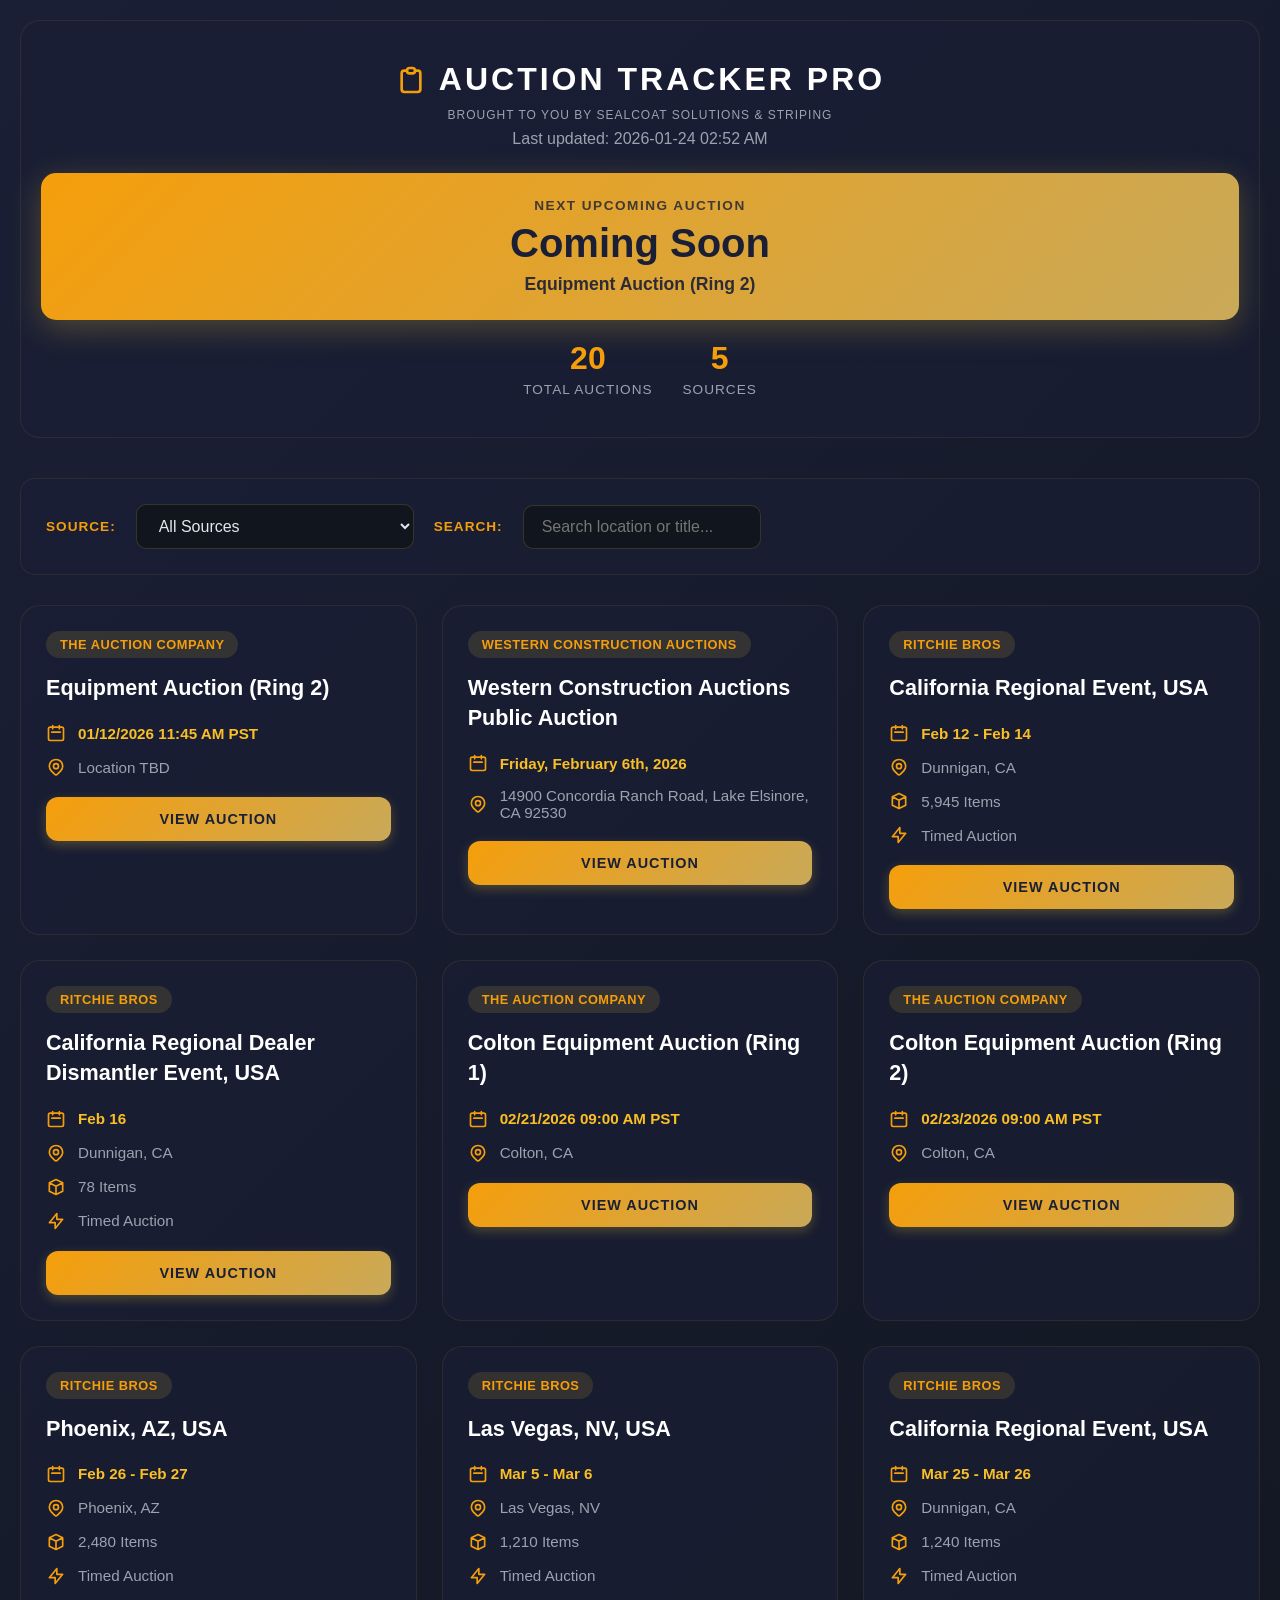
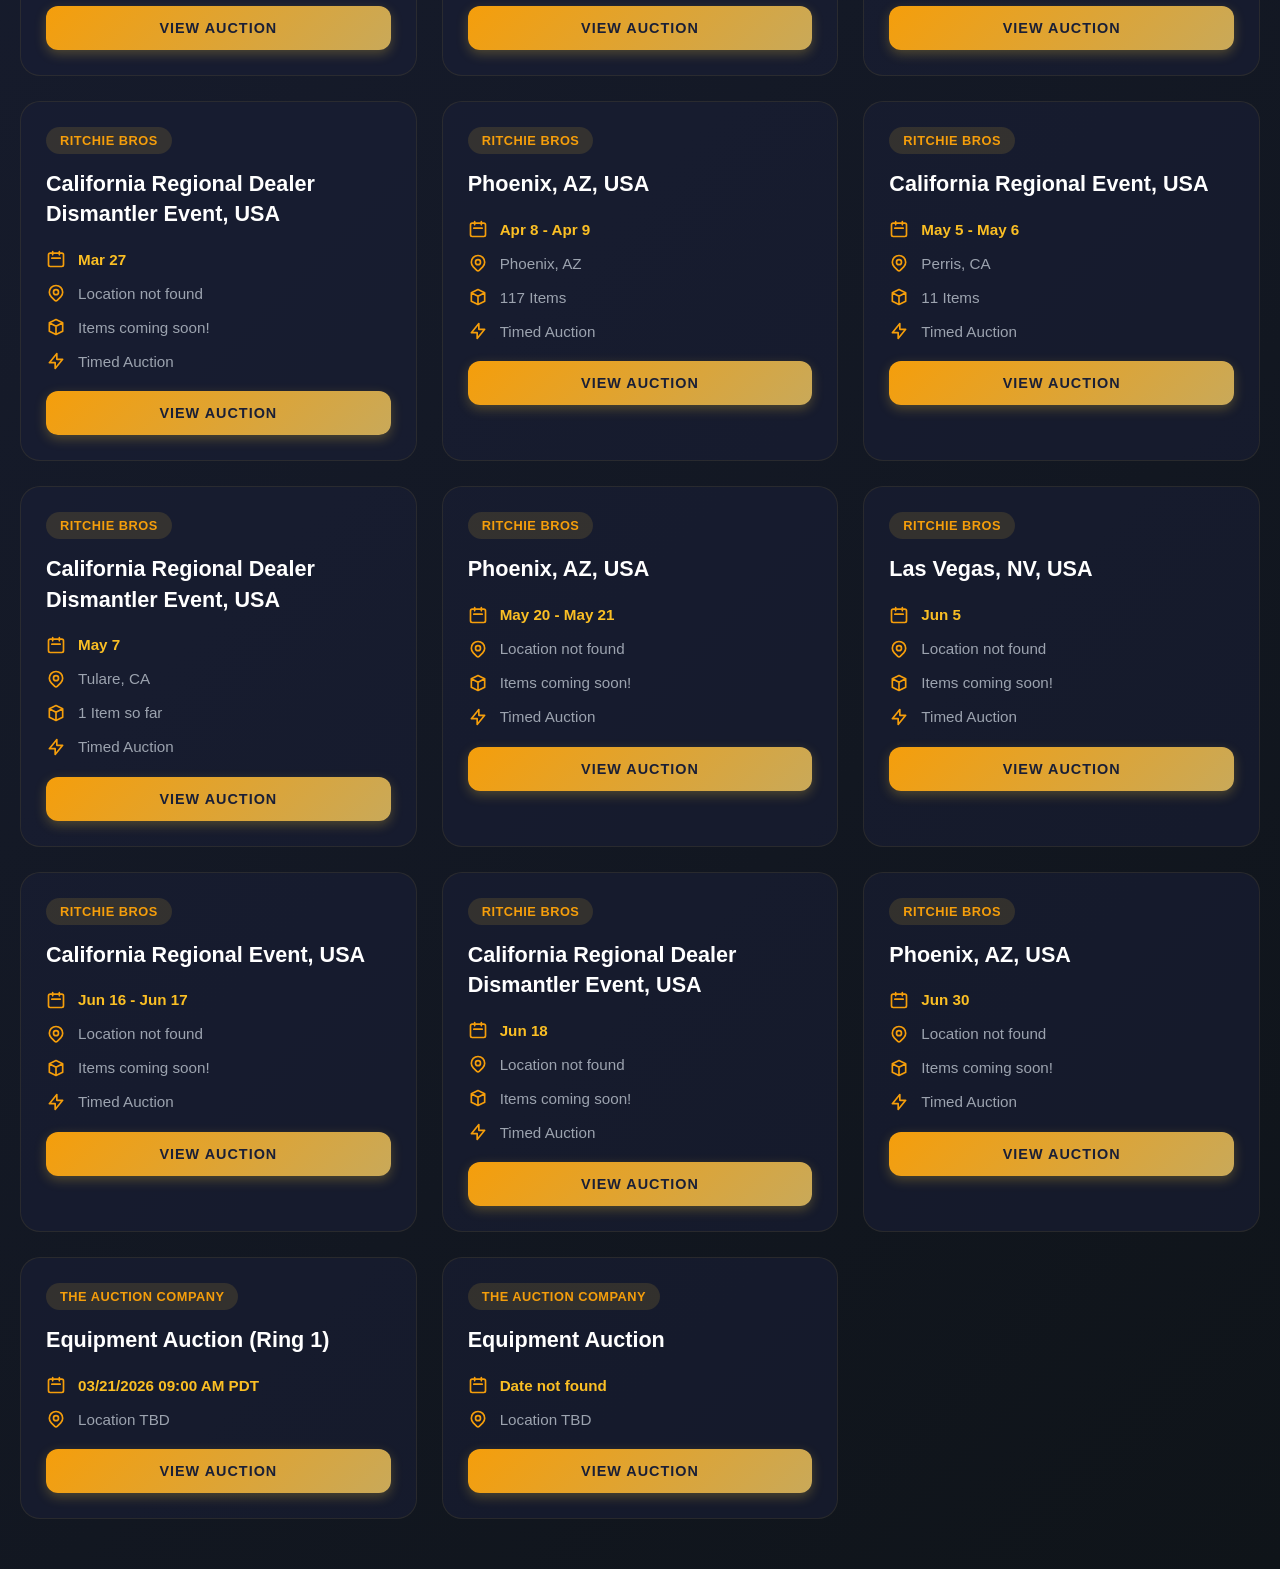
<file: index.html>
<!DOCTYPE html>
<html lang="en">
<head>
    <meta charset="UTF-8">
    <meta name="viewport" content="width=device-width, initial-scale=1.0">
    <title>Auction Tracker Pro</title>
    <style>
        * {
            margin: 0;
            padding: 0;
            box-sizing: border-box;
        }

        body {
            font-family: -apple-system, BlinkMacSystemFont, 'Segoe UI', Roboto, 'Helvetica Neue', sans-serif;
            background: linear-gradient(135deg, #1a1f36 0%, #0f1419 100%);
            color: #e4e7eb;
            padding: 20px;
            min-height: 100vh;
        }

        .container {
            max-width: 1400px;
            margin: 0 auto;
        }

        .header {
            text-align: center;
            margin-bottom: 40px;
            padding: 40px 20px;
            background: rgba(26, 31, 54, 0.6);
            border-radius: 20px;
            border: 1px solid rgba(212, 175, 55, 0.1);
        }

        .header h1 {
            font-size: 2em;
            font-weight: 700;
            color: #ffffff;
            text-transform: uppercase;
            letter-spacing: 3px;
            margin-bottom: 10px;
            display: flex;
            align-items: center;
            justify-content: center;
            gap: 12px;
        }

        .header-icon {
            width: 32px;
            height: 32px;
            color: #f59e0b;
        }

        .next-auction-banner {
            background: linear-gradient(135deg, #f59e0b 0%, #c9a959 100%);
            color: #1a1f36;
            padding: 25px;
            border-radius: 15px;
            margin-top: 25px;
            box-shadow: 0 8px 32px rgba(212, 175, 55, 0.3);
        }

        .next-auction-label {
            font-size: 0.85em;
            font-weight: 600;
            text-transform: uppercase;
            letter-spacing: 1.5px;
            opacity: 0.8;
            margin-bottom: 8px;
        }

        .next-auction-countdown {
            font-size: 2.5em;
            font-weight: 900;
            margin-bottom: 8px;
        }

        .next-auction-title {
            font-size: 1.1em;
            font-weight: 600;
            opacity: 0.9;
        }

        .stats-bar {
            display: flex;
            gap: 30px;
            justify-content: center;
            margin-top: 20px;
            flex-wrap: wrap;
        }

        .stat-item {
            text-align: center;
        }

        .stat-number {
            font-size: 2em;
            font-weight: 700;
            color: #f59e0b;
        }

        .stat-label {
            font-size: 0.85em;
            color: #9ca3af;
            text-transform: uppercase;
            letter-spacing: 1px;
            margin-top: 5px;
        }

        .filters {
            background: rgba(26, 31, 54, 0.6);
            padding: 25px;
            border-radius: 15px;
            margin-bottom: 30px;
            border: 1px solid rgba(212, 175, 55, 0.1);
        }

        .filter-group {
            display: flex;
            gap: 20px;
            flex-wrap: wrap;
            align-items: center;
        }

        .filter-group label {
            font-weight: 600;
            color: #f59e0b;
            text-transform: uppercase;
            font-size: 0.85em;
            letter-spacing: 1px;
        }

        .filter-group select,
        .filter-group input {
            padding: 12px 18px;
            background: rgba(15, 20, 25, 0.8);
            border: 1px solid rgba(212, 175, 55, 0.2);
            border-radius: 10px;
            color: #e4e7eb;
            font-size: 1em;
            outline: none;
            transition: all 0.3s;
        }

        .filter-group select:focus,
        .filter-group input:focus {
            border-color: #f59e0b;
            box-shadow: 0 0 0 3px rgba(212, 175, 55, 0.1);
        }

        .auction-grid {
            display: grid;
            grid-template-columns: repeat(auto-fill, minmax(380px, 1fr));
            gap: 25px;
            margin-bottom: 30px;
        }

        .auction-card {
            background: rgba(26, 31, 54, 0.6);
            border-radius: 20px;
            padding: 25px;
            border: 1px solid rgba(212, 175, 55, 0.1);
            transition: all 0.3s ease;
            cursor: pointer;
            position: relative;
            overflow: hidden;
        }

        .auction-card::before {
            content: '';
            position: absolute;
            top: 0;
            left: 0;
            right: 0;
            height: 4px;
            background: linear-gradient(90deg, #f59e0b, #c9a959);
            opacity: 0;
            transition: opacity 0.3s;
        }

        .auction-card:hover {
            transform: translateY(-5px);
            border-color: rgba(212, 175, 55, 0.4);
            box-shadow: 0 12px 40px rgba(212, 175, 55, 0.2);
        }

        .auction-card:hover::before {
            opacity: 1;
        }

        .auction-source {
            display: inline-block;
            background: rgba(212, 175, 55, 0.15);
            color: #f59e0b;
            padding: 6px 14px;
            border-radius: 20px;
            font-size: 0.8em;
            font-weight: 700;
            text-transform: uppercase;
            letter-spacing: 0.5px;
            margin-bottom: 15px;
        }

        .countdown-badge {
            background: linear-gradient(135deg, #ef4444 0%, #dc2626 100%);
            color: white;
            padding: 12px 20px;
            border-radius: 12px;
            font-weight: 700;
            text-align: center;
            margin-bottom: 18px;
            font-size: 1.1em;
            letter-spacing: 0.5px;
            box-shadow: 0 4px 12px rgba(239, 68, 68, 0.3);
        }

        .auction-title {
            font-size: 1.35em;
            font-weight: 700;
            color: #ffffff;
            margin-bottom: 20px;
            line-height: 1.4;
        }

        .auction-info {
            display: flex;
            flex-direction: column;
            gap: 14px;
            margin-bottom: 20px;
        }

        .info-row {
            display: flex;
            align-items: center;
            gap: 12px;
            color: #9ca3af;
            font-size: 0.95em;
        }

        .info-icon {
            width: 20px;
            height: 20px;
            color: #f59e0b;
            flex-shrink: 0;
        }

        .auction-date {
            font-weight: 600;
            color: #fbbf24;
        }

        .auction-link {
            display: block;
            background: linear-gradient(135deg, #f59e0b 0%, #c9a959 100%);
            color: #1a1f36;
            padding: 14px 28px;
            border-radius: 12px;
            text-decoration: none;
            font-weight: 700;
            text-align: center;
            transition: all 0.3s;
            text-transform: uppercase;
            letter-spacing: 1px;
            font-size: 0.9em;
            box-shadow: 0 4px 12px rgba(212, 175, 55, 0.3);
        }

        .auction-link:hover {
            transform: translateY(-2px);
            box-shadow: 0 6px 20px rgba(212, 175, 55, 0.4);
        }

        .no-results {
            text-align: center;
            padding: 80px 20px;
            background: rgba(26, 31, 54, 0.6);
            border-radius: 20px;
            border: 1px solid rgba(212, 175, 55, 0.1);
        }

        .no-results h2 {
            color: #f59e0b;
            margin-bottom: 10px;
        }

        .loading {
            text-align: center;
            padding: 80px 20px;
            color: #9ca3af;
            font-size: 1.3em;
        }

        @media (max-width: 768px) {
            .header h1 {
                font-size: 1.5em;
                letter-spacing: 2px;
            }

            .next-auction-countdown {
                font-size: 2em;
            }

            .auction-grid {
                grid-template-columns: 1fr;
            }

            .filter-group {
                flex-direction: column;
                align-items: stretch;
            }

            .filter-group select,
            .filter-group input {
                width: 100%;
            }
        }
    </style>
</head>
<body>
    <div class="container">
        <div class="header">
            <h1>
                <svg class="header-icon" fill="none" stroke="currentColor" viewBox="0 0 24 24" xmlns="http://www.w3.org/2000/svg">
                    <path stroke-linecap="round" stroke-linejoin="round" stroke-width="2" d="M9 5H7a2 2 0 00-2 2v12a2 2 0 002 2h10a2 2 0 002-2V7a2 2 0 00-2-2h-2M9 5a2 2 0 002 2h2a2 2 0 002-2M9 5a2 2 0 012-2h2a2 2 0 012 2"></path>
                </svg>
                Auction Tracker Pro
            </h1>
            <p style="color: #9ca3af; font-size: 0.75em; margin-top: 5px; letter-spacing: 1px;">BROUGHT TO YOU BY SEALCOAT SOLUTIONS & STRIPING</p>
            <p style="color: #9ca3af; margin-top: 8px;" id="last-updated">Loading...</p>
            
            <div id="next-auction-section"></div>
            
            <div class="stats-bar">
                <div class="stat-item">
                    <div class="stat-number" id="total-auctions">-</div>
                    <div class="stat-label">Total Auctions</div>
                </div>
                <div class="stat-item">
                    <div class="stat-number" id="total-sources">-</div>
                    <div class="stat-label">Sources</div>
                </div>
            </div>
        </div>

        <div class="filters">
            <div class="filter-group">
                <label>Source:</label>
                <select id="source-filter">
                    <option value="all">All Sources</option>
                </select>
                
                <label>Search:</label>
                <input type="text" id="search-box" placeholder="Search location or title...">
            </div>
        </div>

        <div id="auction-container">
            <div class="loading">Loading auctions...</div>
        </div>
    </div>

    <script>
        let allAuctions = [];

        async function loadAuctions() {
            try {
                const response = await fetch('auctions.json');
                const data = await response.json();
                
                allAuctions = data.auctions;
                
                // Update header
                document.getElementById('last-updated').textContent = `Last updated: ${data.last_updated}`;
                document.getElementById('total-auctions').textContent = data.total_auctions;
                document.getElementById('total-sources').textContent = Object.keys(data.sources).length;
                
                // Show next upcoming auction
                if (allAuctions.length > 0) {
                    const nextAuction = allAuctions[0];
                    const daysUntil = calculateDaysUntil(nextAuction.date);
                    
                    document.getElementById('next-auction-section').innerHTML = `
                        <div class="next-auction-banner">
                            <div class="next-auction-label">Next Upcoming Auction</div>
                            <div class="next-auction-countdown">${daysUntil || 'Coming Soon'}</div>
                            <div class="next-auction-title">${nextAuction.title}</div>
                        </div>
                    `;
                }
                
                // Populate source filter
                const sources = [...new Set(allAuctions.map(a => a.source))].sort();
                const sourceFilter = document.getElementById('source-filter');
                sources.forEach(source => {
                    const option = document.createElement('option');
                    option.value = source;
                    option.textContent = source;
                    sourceFilter.appendChild(option);
                });
                
                // Display auctions
                displayAuctions(allAuctions);
                
                // Set up filters
                document.getElementById('source-filter').addEventListener('change', filterAuctions);
                document.getElementById('search-box').addEventListener('input', filterAuctions);
                
            } catch (error) {
                document.getElementById('auction-container').innerHTML = `
                    <div class="no-results">
                        <h2>Unable to load auctions</h2>
                        <p style="color: #9ca3af; margin-top: 10px;">Make sure you've run the master scraper first!</p>
                    </div>
                `;
            }
        }

        function filterAuctions() {
            const sourceFilter = document.getElementById('source-filter').value;
            const searchText = document.getElementById('search-box').value.toLowerCase();
            
            let filtered = allAuctions;
            
            if (sourceFilter !== 'all') {
                filtered = filtered.filter(a => a.source === sourceFilter);
            }
            
            if (searchText) {
                filtered = filtered.filter(a => {
                    const title = (a.title || '').toLowerCase();
                    const location = (a.location || '').toLowerCase();
                    return title.includes(searchText) || location.includes(searchText);
                });
            }
            
            displayAuctions(filtered);
        }

        function displayAuctions(auctions) {
            const container = document.getElementById('auction-container');
            
            if (auctions.length === 0) {
                container.innerHTML = `
                    <div class="no-results">
                        <h2>No auctions found</h2>
                        <p style="color: #9ca3af; margin-top: 10px;">Try adjusting your filters</p>
                    </div>
                `;
                return;
            }
            
            container.innerHTML = '<div class="auction-grid">' + 
                auctions.map(auction => {
                    const daysUntil = calculateDaysUntil(auction.date);
                    
                    return `
                    <div class="auction-card" onclick="window.open('${auction.link}', '_blank')">
                        <span class="auction-source">${auction.source}</span>
                        ${daysUntil ? `<div class="countdown-badge">${daysUntil}</div>` : ''}
                        <div class="auction-title">${auction.title || 'Untitled Auction'}</div>
                        <div class="auction-info">
                            <div class="info-row">
                                <svg class="info-icon" fill="none" stroke="currentColor" viewBox="0 0 24 24">
                                    <path stroke-linecap="round" stroke-linejoin="round" stroke-width="2" d="M8 7V3m8 4V3m-9 8h10M5 21h14a2 2 0 002-2V7a2 2 0 00-2-2H5a2 2 0 00-2 2v12a2 2 0 002 2z"></path>
                                </svg>
                                <span class="auction-date">${auction.date || 'Date TBD'}</span>
                            </div>
                            <div class="info-row">
                                <svg class="info-icon" fill="none" stroke="currentColor" viewBox="0 0 24 24">
                                    <path stroke-linecap="round" stroke-linejoin="round" stroke-width="2" d="M17.657 16.657L13.414 20.9a1.998 1.998 0 01-2.827 0l-4.244-4.243a8 8 0 1111.314 0z"></path>
                                    <path stroke-linecap="round" stroke-linejoin="round" stroke-width="2" d="M15 11a3 3 0 11-6 0 3 3 0 016 0z"></path>
                                </svg>
                                <span>${auction.location || 'Location TBD'}</span>
                            </div>
                            ${auction.items ? `
                            <div class="info-row">
                                <svg class="info-icon" fill="none" stroke="currentColor" viewBox="0 0 24 24">
                                    <path stroke-linecap="round" stroke-linejoin="round" stroke-width="2" d="M20 7l-8-4-8 4m16 0l-8 4m8-4v10l-8 4m0-10L4 7m8 4v10M4 7v10l8 4"></path>
                                </svg>
                                <span>${auction.items}</span>
                            </div>
                            ` : ''}
                            ${auction.type ? `
                            <div class="info-row">
                                <svg class="info-icon" fill="none" stroke="currentColor" viewBox="0 0 24 24">
                                    <path stroke-linecap="round" stroke-linejoin="round" stroke-width="2" d="M13 10V3L4 14h7v7l9-11h-7z"></path>
                                </svg>
                                <span>${auction.type} Auction</span>
                            </div>
                            ` : ''}
                        </div>
                        <a href="${auction.link}" class="auction-link" onclick="event.stopPropagation()">View Auction</a>
                    </div>
                `;
                }).join('') +
            '</div>';
        }
        
        function calculateDaysUntil(dateStr) {
            if (!dateStr || dateStr === 'Date not found' || dateStr === 'Date TBD') {
                return null;
            }
            
            try {
                const now = new Date();
                now.setHours(0, 0, 0, 0);
                
                let auctionDate;
                
                if (/^[A-Z][a-z]+ \d+, \d{4}$/i.test(dateStr)) {
                    auctionDate = new Date(dateStr);
                }
                else if (/^[A-Z][a-z]+, [A-Z][a-z]+ \d+(st|nd|rd|th)?, \d{4}$/i.test(dateStr)) {
                    const cleaned = dateStr.replace(/^[A-Z][a-z]+, /, '').replace(/(st|nd|rd|th)/, '');
                    auctionDate = new Date(cleaned);
                }
                else if (/\d{1,2}\/\d{1,2}\/\d{4}/.test(dateStr)) {
                    const datePart = dateStr.match(/\d{1,2}\/\d{1,2}\/\d{4}/)[0];
                    auctionDate = new Date(datePart);
                }
                else if (/^[A-Z][a-z]{2} \d+/.test(dateStr)) {
                    const currentYear = now.getFullYear();
                    const firstDate = dateStr.split('-')[0].trim();
                    auctionDate = new Date(`${firstDate} ${currentYear}`);
                }
                else {
                    return null;
                }
                
                if (isNaN(auctionDate.getTime())) {
                    return null;
                }
                
                auctionDate.setHours(0, 0, 0, 0);
                
                const diffTime = auctionDate - now;
                const diffDays = Math.ceil(diffTime / (1000 * 60 * 60 * 24));
                
                if (diffDays < 0) {
                    return null;
                } else if (diffDays === 0) {
                    return '🔥 TODAY';
                } else if (diffDays === 1) {
                    return '⏰ TOMORROW';
                } else if (diffDays <= 7) {
                    return `${diffDays} DAYS AWAY`;
                } else if (diffDays <= 30) {
                    return `${diffDays} DAYS AWAY`;
                } else {
                    const weeks = Math.floor(diffDays / 7);
                    return `${weeks} WEEKS AWAY`;
                }
                
            } catch (e) {
                return null;
            }
        }

        loadAuctions();
    </script>
</body>
</html>
</file>
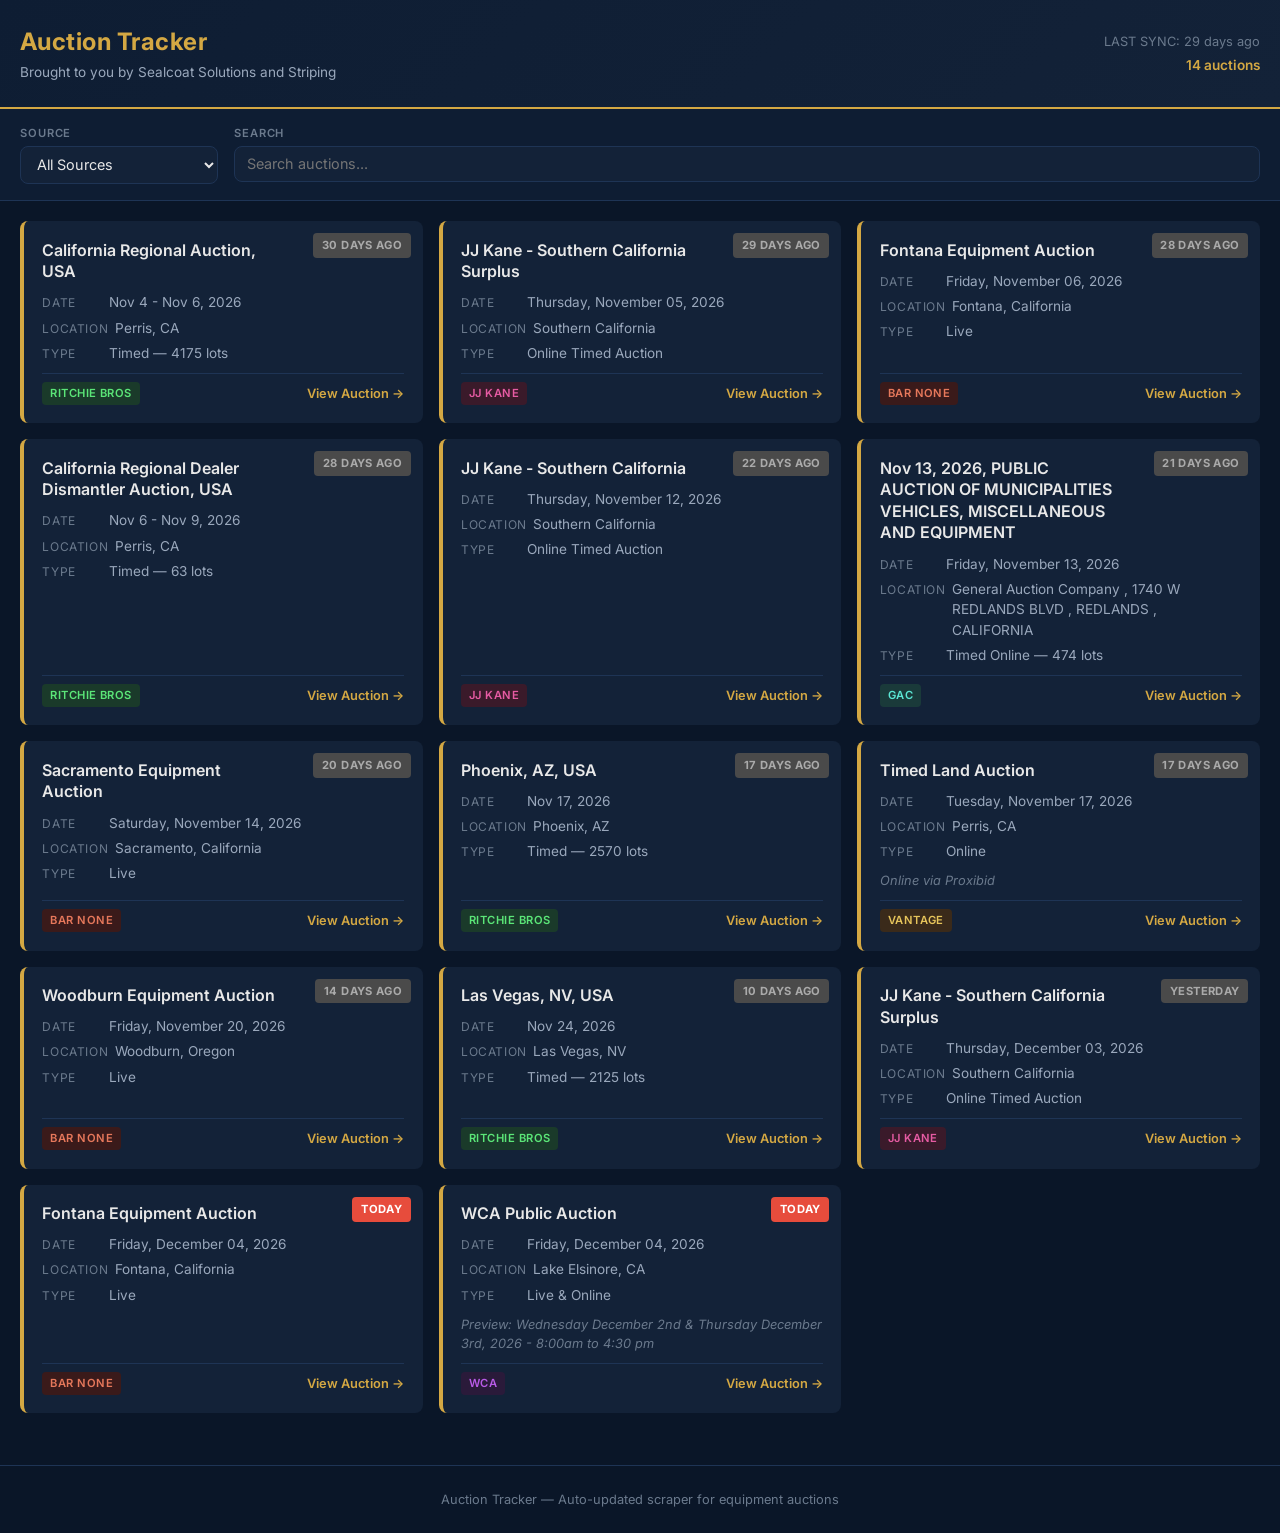
<file: docs/index.html>
<!DOCTYPE html>
<html lang="en">
<head>
    <meta charset="UTF-8">
    <meta name="viewport" content="width=device-width, initial-scale=1.0">
    <title>Auction Tracker</title>
    <link rel="stylesheet" href="css/style.css">
    <link rel="preconnect" href="https://fonts.googleapis.com">
    <link rel="preconnect" href="https://fonts.gstatic.com" crossorigin>
    <link href="https://fonts.googleapis.com/css2?family=Inter:wght@400;500;600;700&display=swap" rel="stylesheet">
</head>
<body>
    <header class="header">
        <div class="header-content">
            <h1 class="header-title">Auction Tracker</h1>
            <p class="header-subtitle">Brought to you by Sealcoat Solutions and Striping</p>
        </div>
        <div class="header-meta">
            <span id="last-updated" class="last-updated">Loading...</span>
            <span id="auction-count" class="auction-count"></span>
        </div>
    </header>

    <div class="controls">
        <div class="filter-group">
            <label for="source-filter" class="filter-label">Source</label>
            <select id="source-filter" class="filter-select">
                <option value="all">All Sources</option>
                <option value="The Auction Company">The Auction Company</option>
                <option value="Bar None">Bar None</option>
                <option value="Ritchie Bros">Ritchie Bros</option>
                <option value="Vantage">Vantage</option>
                <option value="WCA">WCA</option>
                <option value="GAC">GAC</option>
                <option value="JJ Kane">JJ Kane</option>
            </select>
        </div>
        <div class="search-group">
            <label for="search-input" class="filter-label">Search</label>
            <input type="text" id="search-input" class="search-input" placeholder="Search auctions...">
        </div>
    </div>

    <main id="auctions-container" class="auctions-grid">
        <div class="loading-state">Loading auction data...</div>
    </main>

    <footer class="footer">
        <p>Auction Tracker &mdash; Auto-updated scraper for equipment auctions</p>
    </footer>

    <script src="js/app.js"></script>
</body>
</html>
</file>
<file: docs/css/style.css>
/* === Reset & Base === */
*, *::before, *::after {
    box-sizing: border-box;
    margin: 0;
    padding: 0;
}

:root {
    --bg-primary: #0a1628;
    --bg-card: #132238;
    --bg-card-hover: #1a2d4a;
    --bg-controls: #0e1d33;
    --gold: #d4a843;
    --gold-dim: #a8842f;
    --gold-bright: #f0c654;
    --text-primary: #e8e8e8;
    --text-secondary: #9aa8bc;
    --text-muted: #6b7a8d;
    --border: #1e3455;
    --radius: 8px;
    --shadow: 0 2px 12px rgba(0, 0, 0, 0.3);
}

html {
    font-size: 16px;
}

body {
    font-family: 'Inter', -apple-system, BlinkMacSystemFont, 'Segoe UI', Roboto, sans-serif;
    background-color: var(--bg-primary);
    color: var(--text-primary);
    line-height: 1.5;
    min-height: 100vh;
}

/* === Header === */
.header {
    background: linear-gradient(135deg, #0e1d33 0%, #132238 100%);
    border-bottom: 2px solid var(--gold);
    padding: 1.5rem 1.25rem;
    display: flex;
    justify-content: space-between;
    align-items: center;
    flex-wrap: wrap;
    gap: 0.75rem;
}

.header-title {
    font-size: 1.5rem;
    font-weight: 700;
    color: var(--gold);
    letter-spacing: 0.02em;
}

.header-subtitle {
    font-size: 0.85rem;
    color: var(--text-secondary);
    margin-top: 0.15rem;
}

.header-meta {
    text-align: right;
    display: flex;
    flex-direction: column;
    gap: 0.25rem;
}

.last-updated {
    font-size: 0.8rem;
    color: var(--text-muted);
}

.auction-count {
    font-size: 0.85rem;
    font-weight: 600;
    color: var(--gold);
}

/* === Controls / Filters === */
.controls {
    background: var(--bg-controls);
    padding: 1rem 1.25rem;
    display: flex;
    gap: 1rem;
    flex-wrap: wrap;
    border-bottom: 1px solid var(--border);
}

.filter-group,
.search-group {
    display: flex;
    flex-direction: column;
    gap: 0.25rem;
}

.search-group {
    flex: 1;
    min-width: 200px;
}

.filter-label {
    font-size: 0.7rem;
    text-transform: uppercase;
    letter-spacing: 0.08em;
    color: var(--text-muted);
    font-weight: 600;
}

.filter-select,
.search-input {
    background: var(--bg-card);
    color: var(--text-primary);
    border: 1px solid var(--border);
    border-radius: var(--radius);
    padding: 0.55rem 0.75rem;
    font-size: 0.9rem;
    font-family: inherit;
    outline: none;
    transition: border-color 0.2s;
}

.filter-select:focus,
.search-input:focus {
    border-color: var(--gold);
}

.filter-select {
    cursor: pointer;
    min-width: 180px;
}

/* === Auction Grid === */
.auctions-grid {
    display: grid;
    grid-template-columns: repeat(auto-fill, minmax(330px, 1fr));
    gap: 1rem;
    padding: 1.25rem;
    max-width: 1400px;
    margin: 0 auto;
}

/* === Auction Card === */
.auction-card {
    background: var(--bg-card);
    border-radius: var(--radius);
    border-left: 4px solid var(--gold);
    padding: 1.15rem;
    position: relative;
    transition: background-color 0.2s, box-shadow 0.2s;
    display: flex;
    flex-direction: column;
    gap: 0.6rem;
}

.auction-card:hover {
    background: var(--bg-card-hover);
    box-shadow: 0 4px 20px rgba(212, 168, 67, 0.1);
}

/* Countdown Badge */
.countdown-badge {
    position: absolute;
    top: 0.75rem;
    right: 0.75rem;
    background: var(--gold);
    color: var(--bg-primary);
    font-size: 0.7rem;
    font-weight: 700;
    padding: 0.25rem 0.55rem;
    border-radius: 4px;
    letter-spacing: 0.03em;
    text-transform: uppercase;
    white-space: nowrap;
}

.countdown-badge.today {
    background: #e74c3c;
    color: #fff;
}

.countdown-badge.tomorrow {
    background: var(--gold-bright);
}

.countdown-badge.soon {
    background: var(--gold);
}

.countdown-badge.later {
    background: var(--gold-dim);
    color: var(--text-primary);
}

.countdown-badge.past {
    background: #4a4a4a;
    color: #aaa;
}

/* Card Content */
.card-title {
    font-size: 1rem;
    font-weight: 600;
    color: var(--text-primary);
    padding-right: 7.5rem;
    line-height: 1.35;
}

.card-title a {
    color: inherit;
    text-decoration: none;
}

.card-title a:hover {
    color: var(--gold);
}

.card-details {
    display: flex;
    flex-direction: column;
    gap: 0.3rem;
}

.card-detail {
    font-size: 0.85rem;
    color: var(--text-secondary);
    display: flex;
    align-items: baseline;
    gap: 0.4rem;
}

.card-detail .label {
    color: var(--text-muted);
    font-size: 0.75rem;
    text-transform: uppercase;
    letter-spacing: 0.05em;
    min-width: 60px;
    flex-shrink: 0;
}

.card-notes {
    font-size: 0.8rem;
    color: var(--text-muted);
    font-style: italic;
}

/* Card Footer */
.card-footer {
    display: flex;
    justify-content: space-between;
    align-items: center;
    margin-top: auto;
    padding-top: 0.5rem;
    border-top: 1px solid var(--border);
}

.source-badge {
    font-size: 0.7rem;
    font-weight: 600;
    padding: 0.2rem 0.5rem;
    border-radius: 4px;
    text-transform: uppercase;
    letter-spacing: 0.04em;
}

/* Source-specific colors */
.source-badge[data-source="The Auction Company"] {
    background: #1a3a5c;
    color: #5ba3e6;
}
.source-badge[data-source="Bar None"] {
    background: #3a1a1a;
    color: #e6785b;
}
.source-badge[data-source="Ritchie Bros"] {
    background: #1a3a2a;
    color: #5be678;
}
.source-badge[data-source="Vantage"] {
    background: #3a2a1a;
    color: #e6c45b;
}
.source-badge[data-source="WCA"] {
    background: #2a1a3a;
    color: #b85be6;
}
.source-badge[data-source="GAC"] {
    background: #1a3a3a;
    color: #5be6d4;
}
.source-badge[data-source="JJ Kane"] {
    background: #3a1a2a;
    color: #e65ba3;
}

.card-link {
    font-size: 0.8rem;
    font-weight: 600;
    color: var(--gold);
    text-decoration: none;
    transition: color 0.2s;
}

.card-link:hover {
    color: var(--gold-bright);
}

/* === States === */
.loading-state,
.empty-state,
.error-state {
    grid-column: 1 / -1;
    text-align: center;
    padding: 3rem 1rem;
    color: var(--text-muted);
    font-size: 1rem;
}

.error-state {
    color: #e74c3c;
}

/* === Footer === */
.footer {
    text-align: center;
    padding: 1.5rem 1rem;
    color: var(--text-muted);
    font-size: 0.8rem;
    border-top: 1px solid var(--border);
    margin-top: 2rem;
}

/* === Responsive === */
@media (max-width: 768px) {
    .header {
        flex-direction: column;
        align-items: flex-start;
    }

    .header-meta {
        text-align: left;
    }

    .auctions-grid {
        grid-template-columns: 1fr;
        padding: 0.75rem;
        gap: 0.75rem;
    }

    .controls {
        flex-direction: column;
        padding: 0.75rem;
    }

    .filter-select {
        min-width: unset;
        width: 100%;
    }
}

@media (max-width: 400px) {
    .header-title {
        font-size: 1.25rem;
    }

    .auction-card {
        padding: 1rem;
    }

    .card-title {
        padding-right: 5rem;
        font-size: 0.95rem;
    }

    .countdown-badge {
        font-size: 0.65rem;
        padding: 0.2rem 0.4rem;
    }
}
</file>
